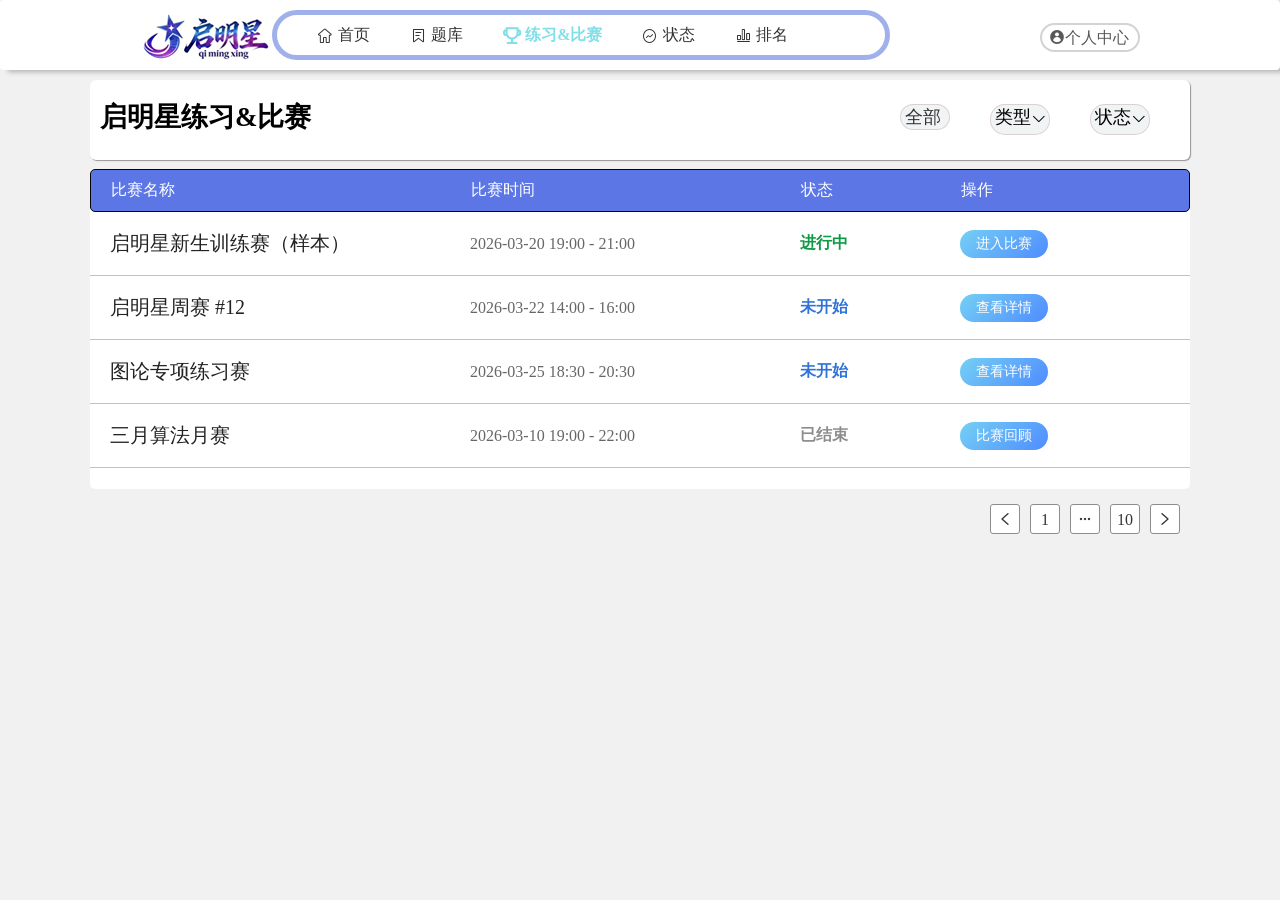
<file: contest.html>
<!DOCTYPE html>
<html lang="zh-CN">

<head>
    <meta charset="UTF-8">
    <meta name="viewport" content="width=device-width, initial-scale=1.0">
    <title>启明星oj</title>
    <link rel="icon" href="./images/启明星图标 (1).png" type="image/x-icon">
    <link rel="stylesheet" href="./iconfont/iconfont.css">
    <link rel="stylesheet" href="./css/base.css">
    <link rel="stylesheet" href="./css/comment.css">
    <link rel="stylesheet" href="./css/contest01.css">
</head>

<body>
    <div class="header">
        <div class="wrapperheader">
            <div class="logo"></div>
            <div class="content">
                <ul>
                    <li><a href="./index.html">
                            <span class="iconfont icon-home"></span>
                            <p>首页</p>
                        </a></li>
                    <li><a href="./question.html">
                            <span class="iconfont icon-file-common"></span>
                            <p>题库</p>
                        </a></li>
                    <li><a href="./contest.html" class="active">
                            <span class="iconfont icon-bisai"></span>
                            <p>练习&比赛</p>
                        </a></li>
                    <li><a href="./status.html">
                            <span class="iconfont icon-shuju"></span>
                            <p>状态</p>
                        </a></li>
                    <li><a href="./rank.html">
                            <span class="iconfont icon-chart-bar"></span>
                            <p>排名</p>
                        </a></li>
                </ul>
            </div>
            <div class="user">
                <div class="user-1">
                    <span class="iconfont icon-user-filling"></span>
                    <p>个人中心</p>
                </div>
                <div class="user-2">
                    <ul>
                        <li><a href="./home.html">我的主页</a></li>
                        <li><a href="./setting.html">我的设置</a></li>
                        <li><a href="#">退出</a></li>
                    </ul>
                </div>
            </div>
        </div>
    </div>

    <div class="banner">
        <div class="search">
            <h2>启明星练习&比赛</h2>
            <div class="right">
                <ul>
                    <li><a href="#" class="a">全部</a></li>
                    <li class="relact">
                        <div class="ab">
                            <p>类型</p>
                            <i class="iconfont icon-arrow-down"></i>
                        </div>
                        <div class="abc">
                            <ol>
                                <li><a href="#">全部</a></li>
                                <li><a href="#">训练赛</a></li>
                                <li><a href="#">周赛</a></li>
                                <li><a href="#">月赛</a></li>
                            </ol>
                        </div>
                    </li>
                    <li class="relact">
                        <div class="ab status-box">
                            <p>状态</p>
                            <i class="iconfont icon-arrow-down"></i>
                        </div>
                        <div class="abc status-list">
                            <ol>
                                <li><a href="#">全部</a></li>
                                <li><a href="#">进行中</a></li>
                                <li><a href="#">未开始</a></li>
                                <li><a href="#">已结束</a></li>
                            </ol>
                        </div>
                    </li>
                </ul>
            </div>
        </div>

        <div class="matter banner contest-matter">
            <div class="title">
                <ol>
                    <li>比赛名称</li>
                    <li>比赛时间</li>
                    <li>状态</li>
                    <li>操作</li>
                </ol>
            </div>

            <ul>
                <li>
                    <h2>启明星新生训练赛（样本）</h2>
                    <h4>2026-03-20 19:00 - 21:00</h4>
                    <h5 class="running">进行中</h5>
                    <a href="#">进入比赛</a>
                </li>
                <li>
                    <h2>启明星周赛 #12</h2>
                    <h4>2026-03-22 14:00 - 16:00</h4>
                    <h5 class="upcoming">未开始</h5>
                    <a href="#">查看详情</a>
                </li>
                <li>
                    <h2>图论专项练习赛</h2>
                    <h4>2026-03-25 18:30 - 20:30</h4>
                    <h5 class="upcoming">未开始</h5>
                    <a href="#">查看详情</a>
                </li>
                <li>
                    <h2>三月算法月赛</h2>
                    <h4>2026-03-10 19:00 - 22:00</h4>
                    <h5 class="finished">已结束</h5>
                    <a href="#">比赛回顾</a>
                </li>
            </ul>
        </div>
    </div>

    <div class="tail banner">
        <ul>
            <li><a href="#">
                    <span class="iconfont icon-arrow-left-bold"></span>
                </a></li>
            <li><a href="#">1</a></li>
            <li><a href="#">
                    <span class="iconfont icon-gengduo"></span>
                </a></li>
            <li><a href="#">10</a></li>
            <li><a href="#">
                    <span class="iconfont icon-arrow-right-bold"></span>
                </a></li>
        </ul>
    </div>
</body>

</html>
</file>
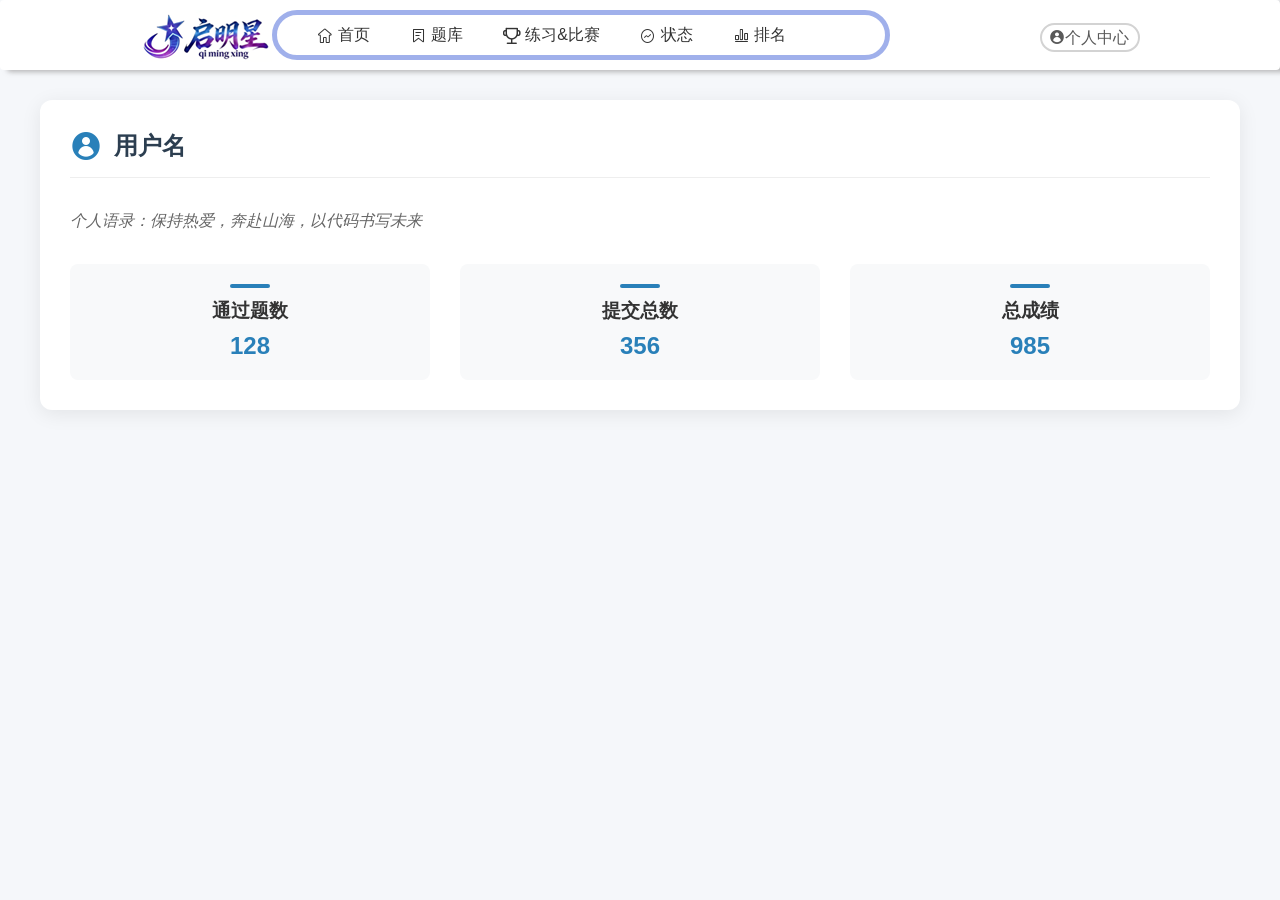
<file: home.html>
<!DOCTYPE html>
<html lang="en">

<head>
    <meta charset="UTF-8">
    <meta name="viewport" content="width=device-width, initial-scale=1.0">
    <title>启明星oj</title>
    <link rel="icon" href="./images/启明星图标 (1).png" type="image/x-icon">
    <link rel="stylesheet" href="./iconfont/iconfont.css">
    <link rel="stylesheet" href="./css/base.css">
    <link rel="stylesheet" href="./css/comment.css">
    <link rel="stylesheet" href="./css/home.css">
</head>

<body>
    <!-- 头部区域 -->
    <div class="header">
        <div class="wrapperheader">
            <!-- logo -->
            <div class="logo"></div>
            <!-- 内容标签 -->
            <div class="content">
                <ul>
                    <li><a href="./index.html">
                            <span class="iconfont icon-home"></span>
                            <p>首页</p>
                        </a></li>
                    <!-- 题库 question -->
                    <li><a href="./question.html">
                            <span class="iconfont icon-file-common"></span>
                            <p>题库</p>
                        </a></li>
                    <!-- 练习 contest -->
                    <li><a href="./contest.html">
                            <span class="iconfont icon-bisai"></span>
                            <p>练习&比赛</p>
                        </a></li>
                    <!-- 状态 status -->
                    <li><a href="./status.html">
                            <span class="iconfont icon-shuju"></span>
                            <p>状态</p>
                        </a></li>
                    <!-- 排名 rank -->
                    <li><a href="./rank.html">
                            <span class="iconfont icon-chart-bar"></span>
                            <p>排名</p>
                        </a></li>
                </ul>
            </div>
            <!-- 个人 -->
            <div class="user">
                <div class="user-1">
                    <span class="iconfont icon-user-filling"></span>
                    <p>个人中心</p>
                </div>
                <div class="user-2">
                    <ul>
                        <li><a href="./home.html">我的主页</a></li>
                        <li><a href="./setting.html">我的设置</a></li>
                        <li><a href="#">退出</a></li>
                    </ul>
                </div>

            </div>
        </div>
    </div>

    <!-- banner 区域 -->
    <div class="banner wrapper">
        <div class="title">
            <span class="iconfont icon-user-filling"></span>
            <p>用户名</p>
        </div>

        <div class="introduce">
            <p>个人语录：保持热爱，奔赴山海，以代码书写未来</p>
        </div>

        <div class="content">
            <ul>
                <li>
                    <h3>通过题数</h3>
                    <p style="font-size:24px; font-weight:600; color:#2980b9; margin-top:8px;">128</p>
                </li>
                <li>
                    <h3>提交总数</h3>
                    <p style="font-size:24px; font-weight:600; color:#2980b9; margin-top:8px;">356</p>
                </li>
                <li>
                    <h3>总成绩</h3>
                    <p style="font-size:24px; font-weight:600; color:#2980b9; margin-top:8px;">985</p>
                </li>
            </ul>
        </div>
    </div>
</body>

</html>
</file>
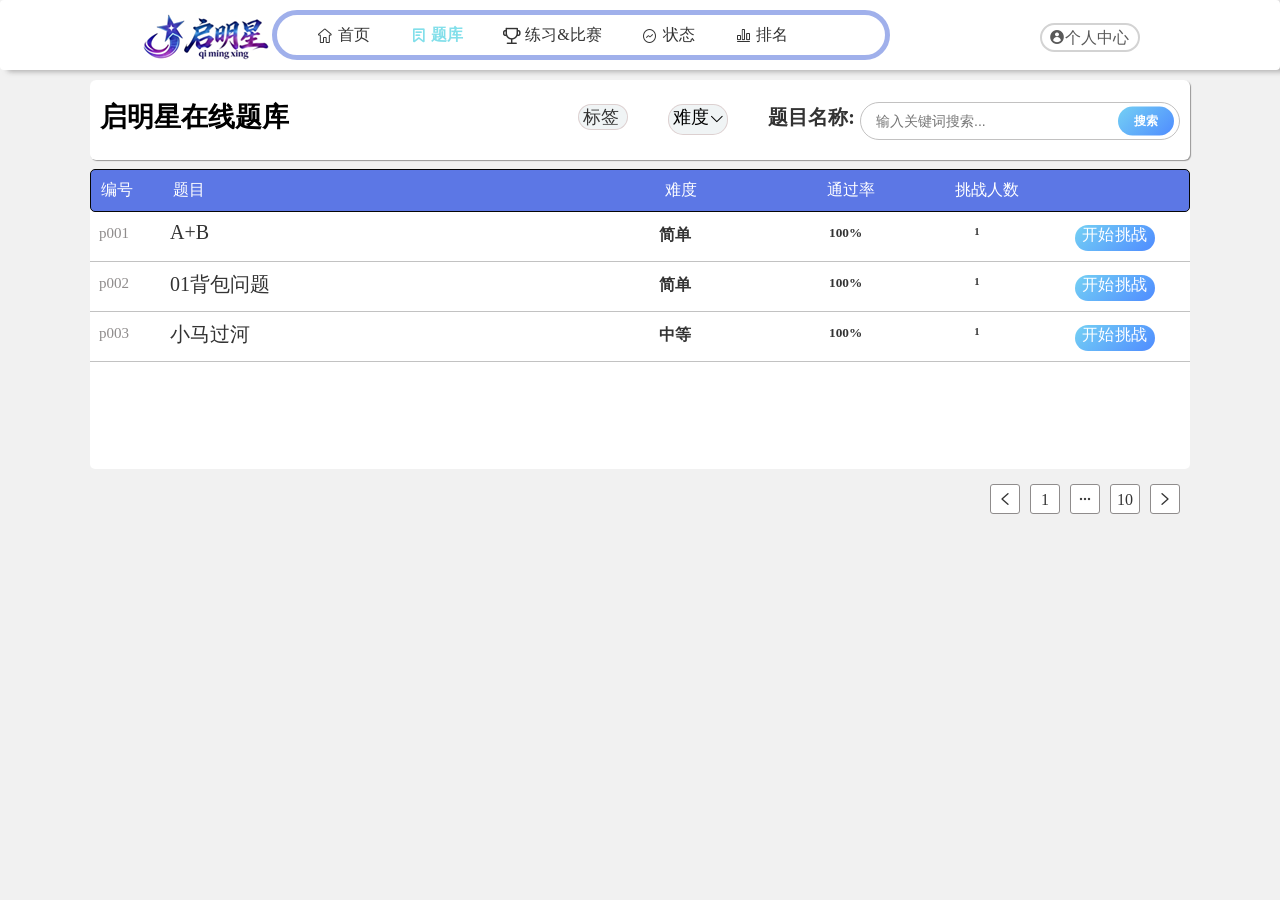
<file: question.html>
<!DOCTYPE html>
<html lang="en">

<head>
    <meta charset="UTF-8">
    <meta name="viewport" content="width=device-width, initial-scale=1.0">
    <title>启明星oj</title>
    <link rel="icon" href="./images/启明星图标 (1).png" type="image/x-icon">
    <link rel="stylesheet" href="./iconfont/iconfont.css">
    <link rel="stylesheet" href="./css/base.css">
    <link rel="stylesheet" href="./css/comment.css">
    <link rel="stylesheet" href="./css/question.css">
</head>

<body>
    <!-- 头部区域 -->
    <div class="header">
        <div class="wrapperheader">
            <!-- logo -->
            <div class="logo"></div>
            <!-- 内容标签 -->
            <div class="content">
                <ul>
                    <li><a href="./index.html">
                            <span class="iconfont icon-home"></span>
                            <p>首页</p>
                        </a></li>
                    <!-- 题库 question -->
                    <li><a href="./question.html" class="active">
                            <span class="iconfont icon-file-common"></span>
                            <p>题库</p>
                        </a></li>
                    <!-- 练习 contest -->
                    <li><a href="./contest.html">
                            <span class="iconfont icon-bisai"></span>
                            <p>练习&比赛</p>
                        </a></li>
                    <!-- 状态 status -->
                    <li><a href="./status.html">
                            <span class="iconfont icon-shuju"></span>
                            <p>状态</p>
                        </a></li>
                    <!-- 排名 rank -->
                    <li><a href="./rank.html">
                            <span class="iconfont icon-chart-bar"></span>
                            <p>排名</p>
                        </a></li>
                </ul>
            </div>
            <!-- 个人 -->
            <div class="user">
                <div class="user-1">
                    <span class="iconfont icon-user-filling"></span>
                    <p>个人中心</p>
                </div>
                <div class="user-2">
                    <ul>
                        <li><a href="./home.html">我的主页</a></li>
                        <li><a href="./setting.html">我的设置</a></li>
                        <li><a href="#">退出</a></li>
                    </ul>
                </div>

            </div>
        </div>
    </div>

    <!-- banner 区域 -->
    <div class="banner">
        <!-- search 搜索栏 -->
        <div class="search">
            <h2>启明星在线题库</h2>
            <div class="right">
                <ul>
                    <li><a href="#" class="a">标签</a></li>
                    <li class="relact">
                        <div class="ab">
                            <p>难度</p>
                            <i class="iconfont icon-arrow-down"></i>
                        </div>
                        <div class="abc">
                            <ol>
                                <li><a href="#">全部</a></li>
                                <li><a href="#">简单</a></li>
                                <li><a href="#">中等</a></li>
                                <li><a href="#">困难</a></li>
                            </ol>
                        </div>
                    </li>
                    <li>
                        <p>题目名称:</p>
                    </li>
                    <li>
                        <!-- <div class="right-2">
                            <i>请输入</i>
                            <span class="iconfont icon-search"></span>
                        </div> -->
                        <div class="search-box">
                            <input type="text" id="searchInput" placeholder="输入关键词搜索..." />
                            <button id="searchBtn">搜索</button>
                        </div>
                    </li>
                </ul>
            </div>
        </div>
        <!-- matter 题目区域 -->
        <div class="matter banner">
            <div class="title">
                <ol>
                    <li>编号</li>
                    <li>题目</li>
                    <li>难度</li>
                    <li>通过率</li>
                    <li>挑战人数</li>
                </ol>
            </div>

            <ul id="questionList">
                <li class="question-item">
                    <h3>p001</h3>
                    <h2>A+B</h2>
                    <h4>简单</h4>
                    <h5>100%</h5>
                    <h6>1</h6>
                    <a href="./question01.html">开始挑战</a>
                </li>
                <li class="question-item">
                    <h3>p002</h3>
                    <h2>01背包问题</h2>
                    <h4>简单</h4>
                    <h5>100%</h5>
                    <h6>1</h6>
                    <a href="#">开始挑战</a>
                </li>
                <li class="question-item">
                    <h3>p003</h3>
                    <h2>小马过河</h2>
                    <h4>中等</h4>
                    <h5>100%</h5>
                    <h6>1</h6>
                    <a href="#">开始挑战</a>
                </li>
            </ul>
        </div>
    </div>

    <!-- tail 区域 -->
    <div class="tail banner">
        <ul>
            <li><a href="#">
                    <span class="iconfont icon-arrow-left-bold"></span>
                </a></li>
            <li><a href="#">1</a></li>
            <li><a href="#">
                    <span class="iconfont icon-gengduo"></span>
                </a></li>
            <li><a href="#">10</a></li>
            <li><a href="#">
                    <span class="iconfont icon-arrow-right-bold"></span>
                </a></li>
        </ul>
    </div>

    <script>
        const Input = document.querySelector('#searchInput');
        // id 类型的用 querySelector  时要带上  #  来引用昂；
        const Btn = document.querySelector('#searchBtn');

        //const Input = document.getElementById('searchInput');
        // const Btn = document.getElementById('searchBtn');
        // getElementById  更适合  id  类型的引入  速度更快
        const questionItems = document.querySelectorAll('.question-item');

        function searchQuestions() {
            const keyword = Input.value.trim().toLowerCase();
            // .value 表示输入框Input中当前的值是多少；.trim() 表示去掉字符串前后多余的空格
            // .toLowerCase() 表示将输入都换成小写

            questionItems.forEach(item => {
                const idText = item.querySelector("h3").innerText.toLowerCase();
                const titleText = item.querySelector("h2").innerText.toLowerCase();
                const difficultyText = item.querySelector("h4").innerText.toLowerCase();

                if (
                    idText.includes(keyword) ||
                    titleText.includes(keyword) ||
                    difficultyText.includes(keyword)
                    // idText.includes(输入的东西) 表示idText中是否包含“输入的东西”
                ) {
                    item.style.display = "flex";
                } else {
                    item.style.display = "none";
                }
            });
        }

        Btn.addEventListener("click", searchQuestions);
        // addEventListener 表示添加事件监听器，绑定Btn按钮
        Input.addEventListener("input", searchQuestions);

        Input.addEventListener("keydown", function (e) {
            if (e.key === "Enter") {
                searchQuestions();
            }
        });
    </script>
</body>

</html>
</file>
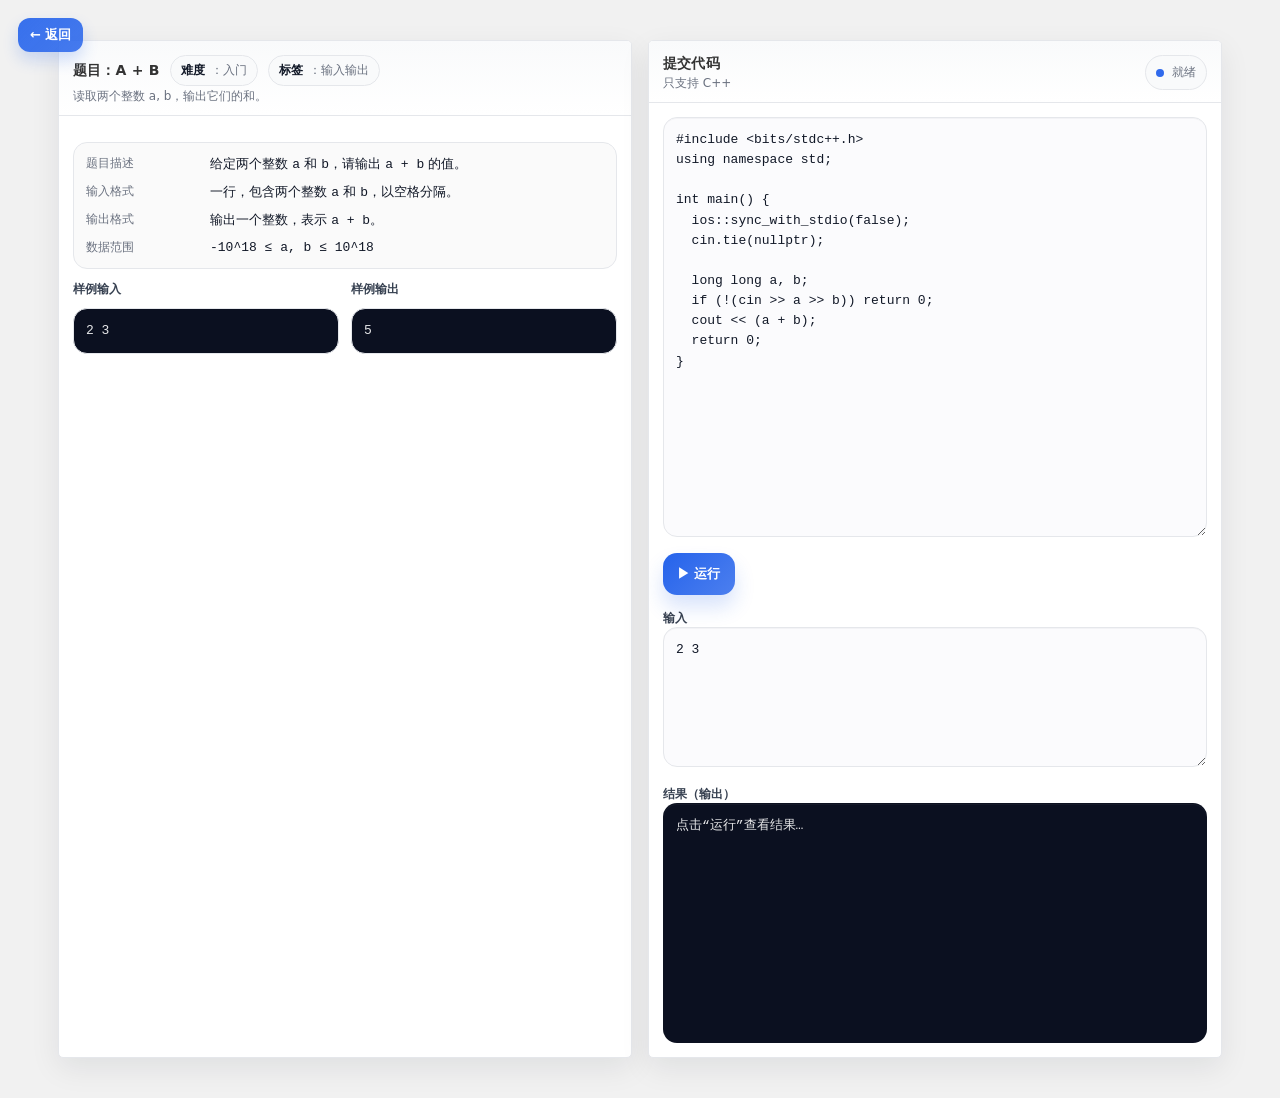
<file: question01.html>
<!doctype html>
<html lang="zh-CN">

<head>
  <meta charset="utf-8" />
  <meta name="viewport" content="width=device-width,initial-scale=1" />
  <title>启明星oj</title>
  <link rel="icon" href="./images/启明星图标 (1).png" type="image/x-icon">
  <link rel="stylesheet" href="./iconfont/iconfont.css">
  <link rel="stylesheet" href="./css/base.css">
  <style>
    :root {
      --bg: #f6f7fb;
      --card: #ffffff;
      --text: #111827;
      --muted: #6b7280;
      --border: #e5e7eb;
      --shadow: 0 10px 30px rgba(17, 24, 39, .08);
      --shadow2: 0 6px 16px rgba(17, 24, 39, .06);
      --accent: #2563eb;
      --accent2: #16a34a;
      --danger: #dc2626;
      --warn: #d97706;
      --mono: ui-monospace, SFMono-Regular, Menlo, Monaco, Consolas, "Liberation Mono", "Courier New", monospace;
      --sans: ui-sans-serif, system-ui, -apple-system, Segoe UI, Roboto, Helvetica, Arial, "Apple Color Emoji", "Segoe UI Emoji";
      --r: 16px;
    }

    body {
      margin: 0;
      font-family: var(--sans);
      /* color: var(--text); */
      /* background:
        radial-gradient(900px 600px at 12% 10%, rgba(37, 99, 235, .14), transparent 60%),
        radial-gradient(900px 650px at 85% 18%, rgba(22, 163, 74, .12), transparent 60%),
        var(--bg); */
      min-height: 100vh;
    }

    .wrap {
      max-width: 1200px;
      margin: 0 auto;
      padding: 26px 18px 40px;
    }

    /* Top */
    .topbar {
      display: flex;
      align-items: center;
      justify-content: space-between;
      gap: 14px;
      margin-bottom: 16px;
      flex-wrap: wrap;
    }

    .brand {
      display: flex;
      align-items: center;
      gap: 12px;
      min-width: 0;
    }

    .logo {
      width: 44px;
      height: 44px;
      /* border-radius: 14px; */
      background: linear-gradient(135deg, rgba(37, 99, 235, .95), rgba(22, 163, 74, .85));
      box-shadow: 0 14px 26px rgba(37, 99, 235, .18);
      position: relative;
      overflow: hidden;
    }

    .logo::after {
      content: "";
      position: absolute;
      inset: -40%;
      background: radial-gradient(circle at 20% 20%, rgba(255, 255, 255, .55), transparent 55%);
      transform: rotate(18deg);
    }

    .title {
      display: flex;
      flex-direction: column;
      gap: 2px;
      min-width: 0;
    }

    .title h1 {
      margin: 0;
      font-size: 18px;
      letter-spacing: .2px;
      white-space: nowrap;
      overflow: hidden;
      text-overflow: ellipsis;
    }

    .title p {
      margin: 0;
      font-size: 12px;
      color: var(--muted);
      white-space: nowrap;
      overflow: hidden;
      text-overflow: ellipsis;
    }

    .chip {
      display: inline-flex;
      align-items: center;
      gap: 8px;
      padding: 10px 12px;
      border: 1px solid var(--border);
      border-radius: 999px;
      background: rgba(255, 255, 255, .7);
      backdrop-filter: blur(10px);
      box-shadow: var(--shadow2);
      font-size: 13px;
      color: var(--muted);
      white-space: nowrap;
    }

    .dot {
      width: 10px;
      height: 10px;
      border-radius: 999px;
      background: rgba(22, 163, 74, .95);
      box-shadow: 0 0 0 6px rgba(22, 163, 74, .14);
    }

    /* Layout */
    .grid {
      display: grid;
      grid-template-columns: 1fr 1fr;
      gap: 16px;
      margin-top: 14px;
    }

    @media (max-width: 980px) {
      .grid {
        grid-template-columns: 1fr;
      }
    }

    .card {
      background: var(--card);
      border: 1px solid var(--border);
      border-radius: 5px;
      box-shadow: var(--shadow);
      overflow: hidden;
    }

    .cardHead {
      padding: 14px 14px 10px;
      border-bottom: 1px solid var(--border);
      background: linear-gradient(180deg, rgba(249, 250, 251, 1), rgba(255, 255, 255, 1));
      display: flex;
      align-items: flex-start;
      justify-content: space-between;
      gap: 12px;
      flex-wrap: wrap;
    }

    .cardHead h2 {
      margin: 0;
      font-size: 14px;
      letter-spacing: .2px;
    }

    .sub {
      margin: 2px 0 0;
      font-size: 12px;
      color: var(--muted);
    }

    .badge {
      display: inline-flex;
      align-items: center;
      gap: 8px;
      padding: 7px 10px;
      border-radius: 999px;
      border: 1px solid rgba(37, 99, 235, .22);
      background: rgba(37, 99, 235, .08);
      color: rgba(37, 99, 235, .92);
      font-size: 12px;
      font-family: var(--mono);
      white-space: nowrap;
    }

    .cardBody {
      padding: 14px;
    }

    /* Problem content */
    .problemTitle {
      display: flex;
      align-items: center;
      gap: 10px;
      flex-wrap: wrap;
    }

    .pill {
      display: inline-flex;
      align-items: center;
      gap: 6px;
      padding: 6px 10px;
      border-radius: 999px;
      border: 1px solid var(--border);
      background: #f9fafb;
      color: var(--muted);
      font-size: 12px;
      white-space: nowrap;
    }

    .pill strong {
      color: var(--text);
      font-weight: 700;
    }

    .kv {
      display: grid;
      grid-template-columns: 110px 1fr;
      gap: 10px 14px;
      margin-top: 12px;
      padding: 12px;
      border: 1px solid var(--border);
      border-radius: 14px;
      background: #fafafa;
    }

    @media (max-width: 520px) {
      .kv {
        grid-template-columns: 1fr;
      }
    }

    .k {
      color: var(--muted);
      font-size: 12px;
    }

    .v {
      color: var(--text);
      font-size: 13px;
    }

    .monoBox {
      margin-top: 10px;
      border: 1px solid var(--border);
      border-radius: 14px;
      background: #0b1020;
      color: rgba(255, 255, 255, .9);
      padding: 12px;
      font-family: var(--mono);
      font-size: 13px;
      white-space: pre-wrap;
      line-height: 1.55;
    }

    /* Editor */
    textarea {
      width: 100%;
      border-radius: 14px;
      border: 1px solid var(--border);
      background: #fbfbfd;
      color: var(--text);
      font-family: var(--mono);
      font-size: 13px;
      line-height: 1.55;
      padding: 12px 12px;
      outline: none;
      box-shadow: inset 0 1px 0 rgba(17, 24, 39, .03);
    }

    textarea:focus {
      border-color: rgba(37, 99, 235, .55);
      box-shadow: 0 0 0 4px rgba(37, 99, 235, .14);
      background: #ffffff;
    }

    #code {
      min-height: 420px;
    }

    #stdin {
      min-height: 140px;
    }

    .actions {
      display: flex;
      align-items: center;
      justify-content: space-between;
      gap: 10px;
      margin-top: 12px;
      flex-wrap: wrap;
    }

    .btn {
      appearance: none;
      border: none;
      cursor: pointer;
      border-radius: 14px;
      padding: 12px 14px;
      font-weight: 700;
      letter-spacing: .2px;
      transition: transform .08s ease, filter .12s ease, opacity .12s ease;
      display: inline-flex;
      align-items: center;
      gap: 10px;
      user-select: none;
    }

    .btn:active {
      transform: translateY(1px) scale(.99);
    }

    .btnPrimary {
      background: linear-gradient(135deg, rgba(37, 99, 235, 1), rgba(37, 99, 235, .82));
      color: #fff;
      box-shadow: 0 12px 20px rgba(37, 99, 235, .18);
    }

    .btnGhost {
      background: #fff;
      border: 1px solid var(--border);
      color: rgba(17, 24, 39, .85);
    }

    .btn:hover {
      filter: brightness(1.03);
    }

    .hint {
      color: var(--muted);
      font-size: 12px;
    }

    .kbd {
      font-family: var(--mono);
      font-size: 11px;
      color: rgba(17, 24, 39, .72);
      border: 1px solid rgba(17, 24, 39, .12);
      background: rgba(17, 24, 39, .04);
      padding: 4px 8px;
      border-radius: 10px;
    }

    /* Output */
    #out {
      white-space: pre-wrap;
      background: #0b1020;
      color: rgba(255, 255, 255, .9);
      border: 1px solid rgba(17, 24, 39, .12);
      border-radius: 14px;
      padding: 12px 12px;
      min-height: 240px;
      font-family: var(--mono);
      font-size: 13px;
      line-height: 1.55;
      box-shadow: inset 0 1px 0 rgba(255, 255, 255, .04);
    }

    .status {
      display: inline-flex;
      align-items: center;
      gap: 8px;
      padding: 8px 10px;
      border-radius: 999px;
      border: 1px solid var(--border);
      background: #f9fafb;
      font-size: 12px;
      color: var(--muted);
      max-width: 100%;
      overflow: hidden;
      text-overflow: ellipsis;
      white-space: nowrap;
    }

    .status .dot {
      width: 8px;
      height: 8px;
      box-shadow: none;
      background: rgba(37, 99, 235, .95);
    }

    footer {
      margin-top: 14px;
      color: rgba(17, 24, 39, .5);
      font-size: 12px;
      display: flex;
      justify-content: space-between;
      gap: 10px;
      flex-wrap: wrap;
    }

    .backBtn {
      position: fixed;
      top: 18px;
      left: 18px;
      display: inline-flex;
      align-items: center;
      gap: 6px;
      padding: 8px 12px;
      border-radius: 12px;
      text-decoration: none;
      font-size: 13px;
      font-weight: 600;

      color: #fff;
      background: linear-gradient(135deg, rgb(55, 112, 236), rgba(37, 99, 235, .85));
      box-shadow: 0 8px 16px rgba(37, 99, 235, .2);

      transition: transform .08s ease, filter .12s ease;
    }


    .backBtn:hover {
      transform: translateY(-1px);
      filter: brightness(1.05);
    }

    .backBtn:active {
      transform: scale(.96);
    }
  </style>
</head>

<body>
  <div class="wrap">
    <a href="./question.html" class="backBtn">← 返回</a>

    <div class="grid">
      <!-- Problem -->
      <section class="card">
        <div class="cardHead">
          <div>
            <div class="problemTitle">
              <h2 style="margin:0;">题目：A + B</h2>
              <span class="pill"><strong>难度</strong>：入门</span>
              <span class="pill"><strong>标签</strong>：输入输出</span>
            </div>
            <p class="sub">读取两个整数 a, b，输出它们的和。</p>
          </div>

        </div>

        <div class="cardBody">
          <div class="kv">
            <div class="k">题目描述</div>
            <div class="v">
              给定两个整数 <code>a</code> 和 <code>b</code>，请输出 <code>a + b</code> 的值。
            </div>

            <div class="k">输入格式</div>
            <div class="v">
              一行，包含两个整数 <code>a</code> 和 <code>b</code>，以空格分隔。
            </div>

            <div class="k">输出格式</div>
            <div class="v">
              输出一个整数，表示 <code>a + b</code>。
            </div>

            <div class="k">数据范围</div>
            <div class="v">
              <code>-10^18 ≤ a, b ≤ 10^18</code>
            </div>
          </div>

          <div style="display:grid;grid-template-columns:1fr 1fr;gap:12px;margin-top:12px;">
            <div>
              <div class="hint" style="font-weight:700;color:#374151;">样例输入</div>
              <div class="monoBox">2 3</div>
            </div>
            <div>
              <div class="hint" style="font-weight:700;color:#374151;">样例输出</div>
              <div class="monoBox">5</div>
            </div>
          </div>


        </div>
      </section>

      <!-- Code & IO -->
      <section class="card">
        <div class="cardHead">
          <div>
            <h2 style="margin:0;">提交代码</h2>
            <p class="sub">只支持 C++</p>
          </div>
          <div class="status" id="status">
            <span class="dot" aria-hidden="true"></span>
            <span>就绪</span>
          </div>
        </div>

        <div class="cardBody">
          <textarea id="code">#include &lt;bits/stdc++.h&gt;
using namespace std;

int main() {
  ios::sync_with_stdio(false);
  cin.tie(nullptr);

  long long a, b;
  if (!(cin &gt;&gt; a &gt;&gt; b)) return 0;
  cout &lt;&lt; (a + b);
  return 0;
}</textarea>

          <div class="actions">
            <button id="run" class="btn btnPrimary" type="button" title="运行 (Ctrl+Enter)">
              ▶ 运行
            </button>
          </div>

          <div style="height:12px"></div>

          <label class="hint" for="stdin" style="font-weight:700;color:#374151;">输入</label>
          <textarea id="stdin" spellcheck="false">2 3</textarea>

          <div style="height:12px"></div>

          <label class="hint" for="out" style="font-weight:700;color:#374151;">结果（输出）</label>
          <div id="out">点击“运行”查看结果…</div>
        </div>
      </section>
    </div>

  </div>

  <script src="./app.js"></script>
</body>

</html>
</file>
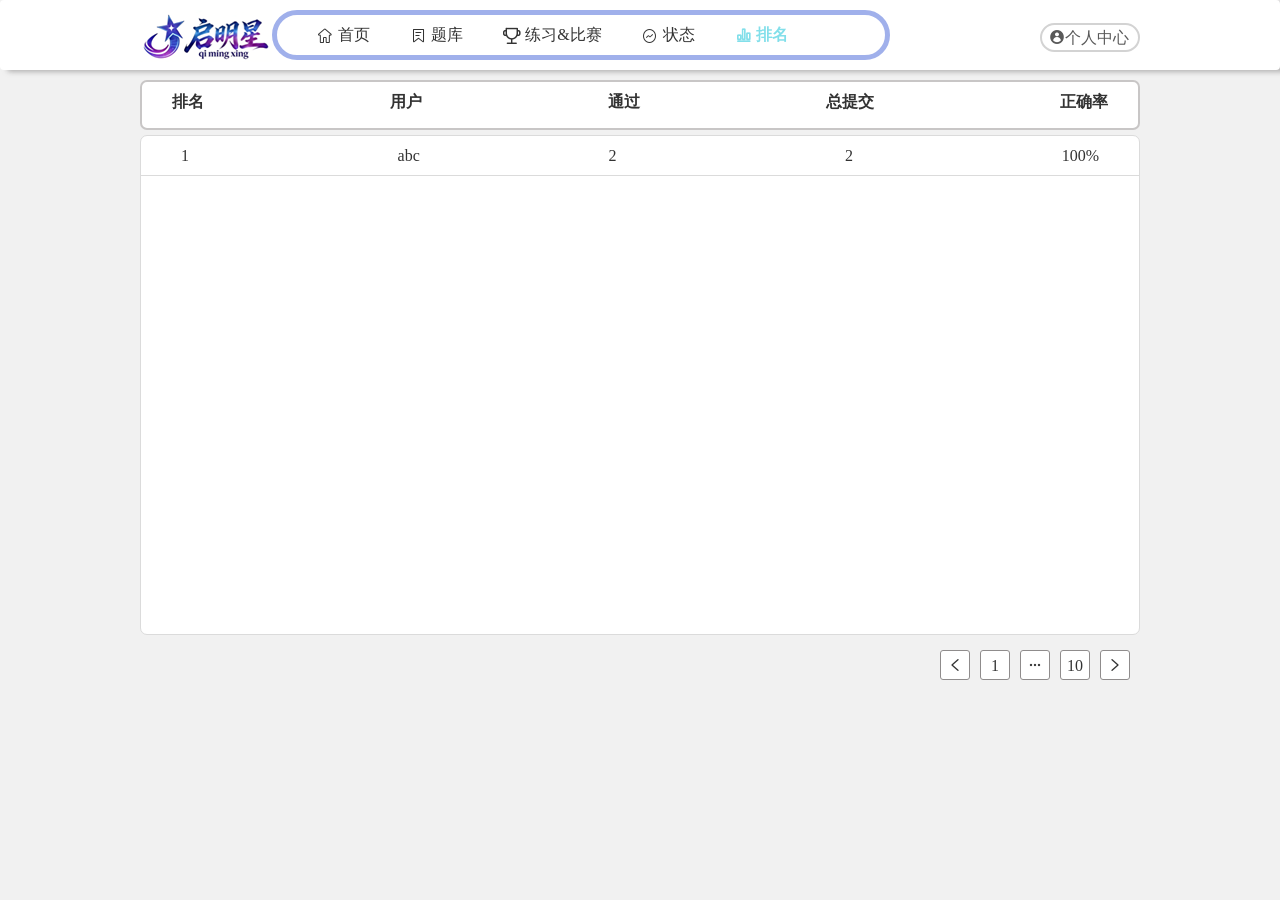
<file: rank.html>
<!DOCTYPE html>
<html lang="en">

<head>
    <meta charset="UTF-8">
    <meta name="viewport" content="width=device-width, initial-scale=1.0">
    <title>启明星oj</title>
    <link rel="icon" href="./images/启明星图标 (1).png" type="image/x-icon">
    <link rel="stylesheet" href="./iconfont/iconfont.css">
    <link rel="stylesheet" href="./css/base.css">
    <link rel="stylesheet" href="./css/comment.css">
    <link rel="stylesheet" href="./css/rank.css">
</head>

<body>
    <!-- 头部区域 -->
    <div class="header">
        <div class="wrapperheader">
            <!-- logo -->
            <div class="logo"></div>
            <!-- 内容标签 -->
            <div class="content">
                <ul>
                    <li><a href="./index.html">
                            <span class="iconfont icon-home"></span>
                            <p>首页</p>
                        </a></li>
                    <!-- 题库 question -->
                    <li><a href="./question.html">
                            <span class="iconfont icon-file-common"></span>
                            <p>题库</p>
                        </a></li>
                    <!-- 练习 contest -->
                    <li><a href="./contest.html">
                            <span class="iconfont icon-bisai"></span>
                            <p>练习&比赛</p>
                        </a></li>
                    <!-- 状态 status -->
                    <li><a href="./status.html">
                            <span class="iconfont icon-shuju"></span>
                            <p>状态</p>
                        </a></li>
                    <!-- 排名 rank -->
                    <li><a href="./rank.html" class="active">
                            <span class="iconfont icon-chart-bar"></span>
                            <p>排名</p>
                        </a></li>
                </ul>
            </div>
            <!-- 个人 -->
            <div class="user">
                <div class="user-1">
                    <span class="iconfont icon-user-filling"></span>
                    <p>个人中心</p>
                </div>
                <div class="user-2">
                    <ul>
                        <li><a href="./home.html">我的主页</a></li>
                        <li><a href="./setting.html">我的设置</a></li>
                        <li><a href="#">退出</a></li>
                    </ul>
                </div>

            </div>
        </div>
    </div>

    <!-- banner 区域 -->
    <div class="banner">
        <div class="title">
            <ul>
                <li>排名</li>
                <li>用户</li>
                <li>通过</li>
                <li>总提交</li>
                <li>正确率</li>
            </ul>
        </div>

        <!-- content区域 -->
        <div class="content">
            <dl>
                <dd>
                    <ul>
                        <li>1</li>
                        <li>abc</li>
                        <li>2</li>
                        <li>2</li>
                        <li>100%</li>
                    </ul>
                </dd>
            </dl>
        </div>

        <!-- tail 区域 -->
        <div class="tail banner">
            <ul>
                <li><a href="#">
                        <span class="iconfont icon-arrow-left-bold"></span>
                    </a></li>
                <li><a href="#">1</a></li>
                <li><a href="#">
                        <span class="iconfont icon-gengduo"></span>
                    </a></li>
                <li><a href="#">10</a></li>
                <li><a href="#">
                        <span class="iconfont icon-arrow-right-bold"></span>
                    </a></li>
            </ul>
        </div>
    </div>


</body>

</html>
</file>
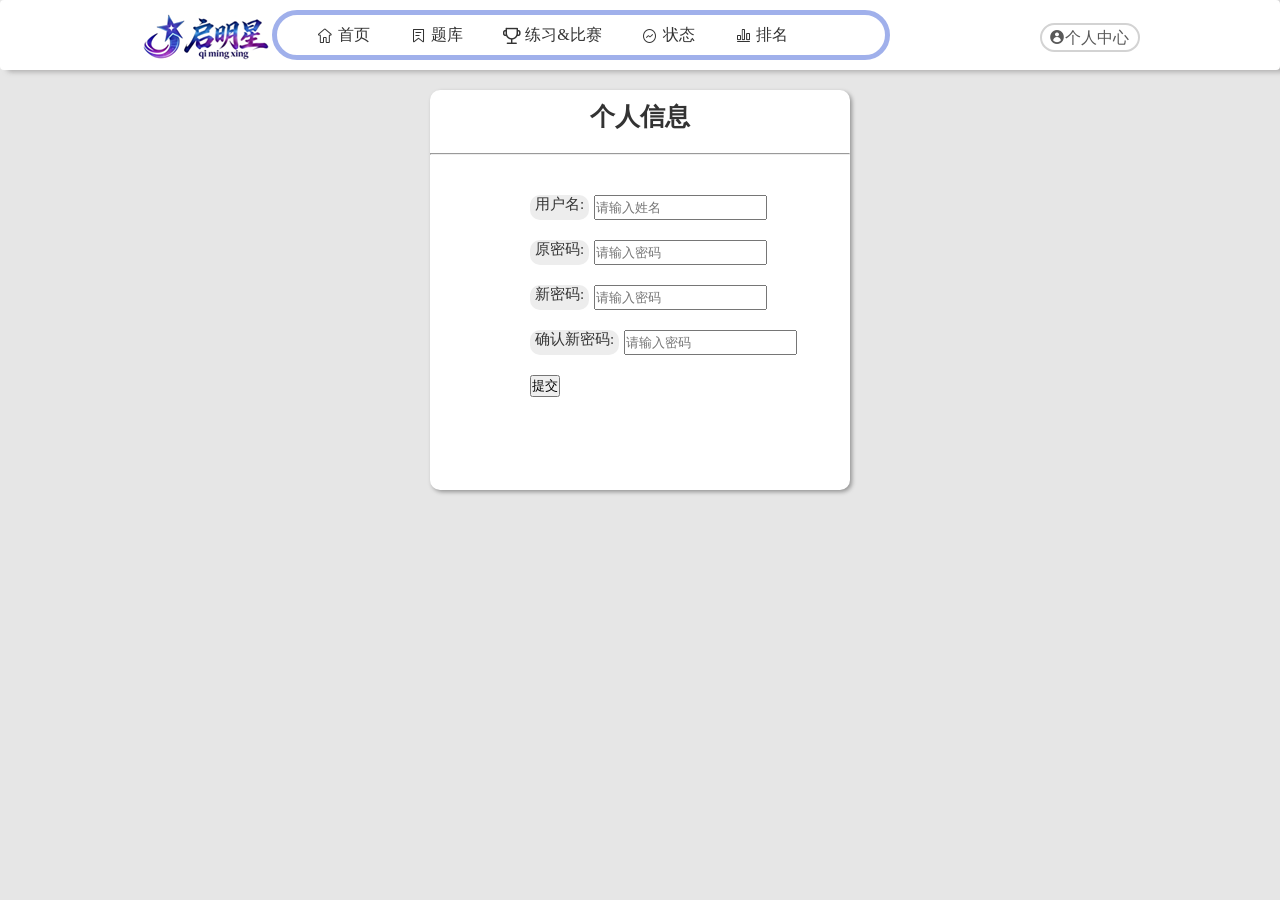
<file: setting.html>
<!DOCTYPE html>
<html lang="en">
<head>
    <meta charset="UTF-8">
    <meta name="viewport" content="width=device-width, initial-scale=1.0">
    <title>启明星oj</title>
    <link rel="icon" href="./images/启明星图标 (1).png" type="image/x-icon">
    <link rel="stylesheet" href="./iconfont/iconfont.css">
    <link rel="stylesheet" href="./css/base.css">
    <link rel="stylesheet" href="./css/comment.css">
    <link rel="stylesheet" href="./css/setting.css">
</head>
<body>
    <!-- 头部区域 -->
    <div class="header">
        <div class="wrapperheader">
            <!-- logo -->
            <div class="logo"></div>
            <!-- 内容标签 -->
            <div class="content">
                <ul>
                    <li><a href="./index.html">
                        <span class="iconfont icon-home"></span>
                        <p>首页</p>
                    </a></li>
                    <!-- 题库 question -->
                    <li><a href="./question.html">
                        <span class="iconfont icon-file-common"></span>
                        <p>题库</p>
                    </a></li>
                    <!-- 练习 contest -->
                    <li><a href="./contest.html">
                        <span class="iconfont icon-bisai"></span>
                        <p>练习&比赛</p>
                    </a></li>
                    <!-- 状态 status -->
                    <li><a href="./status.html">
                        <span class="iconfont icon-shuju"></span>
                        <p>状态</p>
                    </a></li>
                    <!-- 排名 rank -->
                    <li><a href="./rank.html">
                        <span class="iconfont icon-chart-bar"></span>
                        <p>排名</p>
                    </a></li>
                </ul>
            </div>
            <!-- 个人 -->
            <div class="user">
                <div class="user-1">
                    <span class="iconfont icon-user-filling"></span>
                    <p>个人中心</p>
                </div>
                <div class="user-2">
                    <ul>
                        <li><a href="./home.html">我的主页</a></li>
                        <li><a href="./setting.html">我的设置</a></li>
                        <li><a href="#">退出</a></li>
                    </ul>                   
                </div>
                
            </div>
        </div>
    </div>

    <!-- banner 区域 -->
    <div class="banner">
        <h1>个人信息</h1><hr>
        <div class="content">
            <ul>
                <form action="">
                    <li>
                        <p>用户名:</p>
                        <input type="text" placeholder="请输入姓名">
                    </li>
                    <li><p>原密码:</p>
                        <input type="password" placeholder="请输入密码"></li>
                    <li><p>新密码:</p><input type="password" placeholder="请输入密码"></li>
                    <li><p>确认新密码:</p><input type="password" placeholder="请输入密码"></li>
                    <li><button>提交</button></li>
                </form>
            </ul>
        </div>
    </div>
</body>
</html>
</file>
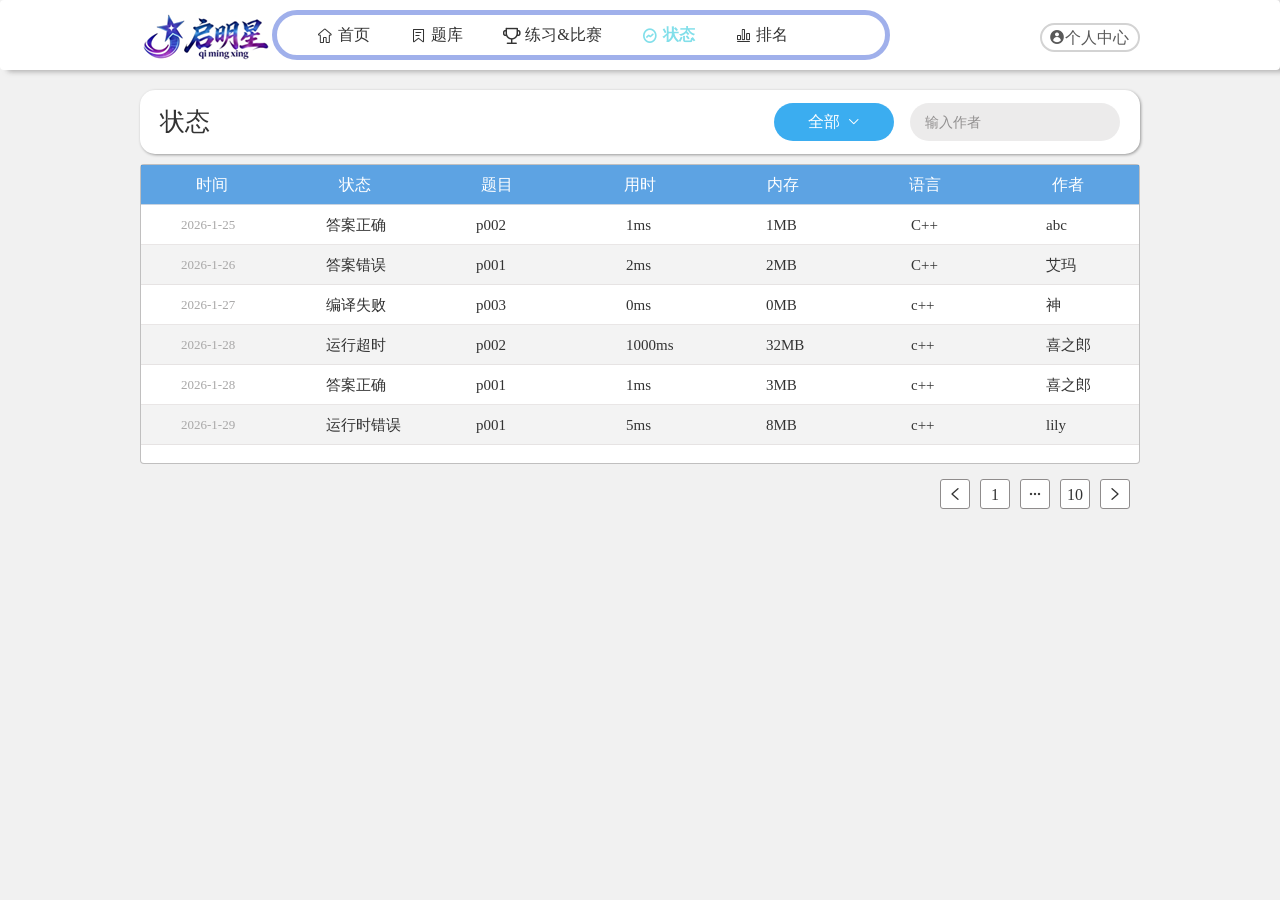
<file: status.html>
<!DOCTYPE html>
<html lang="en">

<head>
    <meta charset="UTF-8">
    <meta name="viewport" content="width=device-width, initial-scale=1.0">
    <title>启明星oj</title>
    <link rel="icon" href="./images/启明星图标 (1).png" type="image/x-icon">
    <link rel="stylesheet" href="./iconfont/iconfont.css">
    <link rel="stylesheet" href="./css/base.css">
    <link rel="stylesheet" href="./css/comment.css">
    <link rel="stylesheet" href="./css/status.css">
</head>

<body>
    <!-- 头部区域 -->
    <div class="header">
        <div class="wrapperheader">
            <!-- logo -->
            <div class="logo"></div>
            <!-- 内容标签 -->
            <div class="content">
                <ul>
                    <li><a href="./index.html">
                            <span class="iconfont icon-home"></span>
                            <p>首页</p>
                        </a></li>
                    <li><a href="./question.html">
                            <span class="iconfont icon-file-common"></span>
                            <p>题库</p>
                        </a></li>
                    <li><a href="./contest.html">
                            <span class="iconfont icon-bisai"></span>
                            <p>练习&比赛</p>
                        </a></li>
                    <li><a href="./status.html" class="active">
                            <span class="iconfont icon-shuju"></span>
                            <p>状态</p>
                        </a></li>
                    <li><a href="./rank.html">
                            <span class="iconfont icon-chart-bar"></span>
                            <p>排名</p>
                        </a></li>
                </ul>
            </div>
            <!-- 个人 -->
            <div class="user">
                <div class="user-1">
                    <span class="iconfont icon-user-filling"></span>
                    <p>个人中心</p>
                </div>
                <div class="user-2">
                    <ul>
                        <li><a href="./home.html">我的主页</a></li>
                        <li><a href="./setting.html">我的设置</a></li>
                        <li><a href="#">退出</a></li>
                    </ul>
                </div>

            </div>
        </div>
    </div>

    <div class="banner">
        <div class="title">
            <ul>
                <li>
                    <h1>状态</h1>
                </li>
                <li class="status-select">
                    <div class="one">
                        <p id="currentStatus">全部</p>
                        <span class="iconfont icon-arrow-down-bold"></span>
                    </div>
                    <div class="tiwe">
                        <dl>
                            <dd><button type="button" class="status-filter active" data-status="全部">全部</button></dd>
                            <dd><button type="button" class="status-filter" data-status="答案正确">答案正确</button></dd>
                            <dd><button type="button" class="status-filter" data-status="答案错误">答案错误</button></dd>
                            <dd><button type="button" class="status-filter" data-status="编译失败">编译失败</button></dd>
                            <dd><button type="button" class="status-filter" data-status="运行超时">运行超时</button></dd>
                            <dd><button type="button" class="status-filter" data-status="运行时错误">运行时错误</button></dd>
                        </dl>
                    </div>
                </li>
                <li>
                    <input type="text" class="author-input" placeholder="输入作者">
                </li>
            </ul>
        </div>

        <div class="content">
            <dl>
                <dd>
                    <ul>
                        <li>时间</li>
                        <li>状态</li>
                        <li>题目</li>
                        <li>用时</li>
                        <li>内存</li>
                        <li>语言</li>
                        <li>作者</li>
                    </ul>
                </dd>
                <dd class="result-row">
                    <ol>
                        <li>2026-1-25</li>
                        <li class="statu">答案正确</li>
                        <li>p002</li>
                        <li>1ms</li>
                        <li>1MB</li>
                        <li>C++</li>
                        <li class="users">abc</li>
                    </ol>
                </dd>
                <dd class="result-row">
                    <ol>
                        <li>2026-1-26</li>
                        <li class="statu">答案错误</li>
                        <li>p001</li>
                        <li>2ms</li>
                        <li>2MB</li>
                        <li>C++</li>
                        <li class="users">艾玛</li>
                    </ol>
                </dd>
                <dd class="result-row">
                    <ol>
                        <li>2026-1-27</li>
                        <li class="statu">编译失败</li>
                        <li>p003</li>
                        <li>0ms</li>
                        <li>0MB</li>
                        <li>c++</li>
                        <li class="users">神</li>
                    </ol>
                </dd>
                <dd class="result-row">
                    <ol>
                        <li>2026-1-28</li>
                        <li class="statu">运行超时</li>
                        <li>p002</li>
                        <li>1000ms</li>
                        <li>32MB</li>
                        <li>c++</li>
                        <li class="users">喜之郎</li>
                    </ol>
                </dd>
                <dd class="result-row">
                    <ol>
                        <li>2026-1-28</li>
                        <li class="statu">答案正确</li>
                        <li>p001</li>
                        <li>1ms</li>
                        <li>3MB</li>
                        <li>c++</li>
                        <li class="users">喜之郎</li>
                    </ol>
                </dd>
                <dd class="result-row">
                    <ol>
                        <li>2026-1-29</li>
                        <li class="statu">运行时错误</li>
                        <li>p001</li>
                        <li>5ms</li>
                        <li>8MB</li>
                        <li>c++</li>
                        <li class="users">lily</li>
                    </ol>
                </dd>
            </dl>
        </div>

        <div class="tail banner">
            <ul>
                <li><a href="#">
                        <span class="iconfont icon-arrow-left-bold"></span>
                    </a></li>
                <li><a href="#">1</a></li>
                <li><a href="#">
                        <span class="iconfont icon-gengduo"></span>
                    </a></li>
                <li><a href="#">10</a></li>
                <li><a href="#">
                        <span class="iconfont icon-arrow-right-bold"></span>
                    </a></li>
            </ul>
        </div>
    </div>

    <script>
        const input = document.querySelector('.author-input');
        const rows = document.querySelectorAll('.result-row');
        const statusButtons = document.querySelectorAll('.status-filter');
        const currentStatus = document.getElementById('currentStatus');

        let selectedStatus = '全部';

        function searchStatus() {
            const keyword = input.value.trim().toLowerCase();

            rows.forEach(row => {
                const authorText = row.querySelector('.users').innerText.toLowerCase();
                const statusText = row.querySelector('.statu').innerText.toLowerCase();

                const matchAuthor = authorText.includes(keyword);
                const matchStatus = selectedStatus === '全部' || statusText === selectedStatus.toLowerCase();

                row.style.display = matchAuthor && matchStatus ? 'block' : 'none';
            });
        }

        input.addEventListener('input', searchStatus);
        input.addEventListener('keydown', function (e) {
            if (e.key === 'Enter') {
                searchStatus();
            }
        });

        statusButtons.forEach(button => {
            button.addEventListener('click', function () {
                selectedStatus = this.dataset.status;
                currentStatus.innerText = selectedStatus;

                statusButtons.forEach(item => item.classList.remove('active'));
                this.classList.add('active');

                searchStatus();
            });
        });
    </script>
</body>

</html>
</file>
<file: iconfont/iconfont.css>
@font-face {
  font-family: "iconfont"; /* Project id 5116650 */
  src: url('iconfont.woff2?t=1769346921892') format('woff2'),
       url('iconfont.woff?t=1769346921892') format('woff'),
       url('iconfont.ttf?t=1769346921892') format('truetype');
}

.iconfont {
  font-family: "iconfont" !important;
  font-size: 16px;
  font-style: normal;
  -webkit-font-smoothing: antialiased;
  -moz-osx-font-smoothing: grayscale;
}

.icon-search:before {
  content: "\e67e";
}

.icon-arrow-left-bold:before {
  content: "\e685";
}

.icon-arrow-up-bold:before {
  content: "\e686";
}

.icon-arrow-down-bold:before {
  content: "\e687";
}

.icon-arrow-right-bold:before {
  content: "\e688";
}

.icon-arrow-down-filling:before {
  content: "\e689";
}

.icon-guanbi:before {
  content: "\e620";
}

.icon-bianji:before {
  content: "\e622";
}

.icon-gengduo:before {
  content: "\e61e";
}

.icon-fanhui:before {
  content: "\e61f";
}

.icon-jinru:before {
  content: "\e621";
}

.icon-bisai:before {
  content: "\e60f";
}

.icon-shuju:before {
  content: "\e8b9";
}

.icon-arrow-down:before {
  content: "\e665";
}

.icon-chart-bar:before {
  content: "\e667";
}

.icon-file-common:before {
  content: "\e670";
}

.icon-home:before {
  content: "\e674";
}

.icon-setting:before {
  content: "\e67d";
}

.icon-user-filling:before {
  content: "\e68b";
}
</file>
<file: css/base.css>
/* 清除默认样式+设置通用样式 */
* {
    margin: 0;
    padding: 0;
    box-sizing: border-box;
}

li {
    list-style: none;
}

body {
    color: #333;
    background-color: rgba(233, 233, 233, 0.6);
}

a {
    color: #333;
    text-decoration: none;
}
</file>
<file: css/comment.css>
/* 版心 */
.wrapperheader {
    margin: 0 auto;
    width: 1000px;
    /* background-color: #c06e6e; */
}

/* body {
    background-color: #f3f5f7;
} */
/* 头部区域 */
.header {
    height: 70px;
    background-color: #ffffff;
    border-radius: 4px;

    box-shadow: 7px 2px 5px 0 rgba(130, 129, 129, 0.551);
}

.header .wrapperheader {
    padding-top: 10px;
    display: flex;
}

.logo {
    width: 150px;
    height: 60px;
    /* background-color: #547cec; */
    background-image: url(../images/logo.png);
    background-repeat: no-repeat;
    /* background: pink url(../images/头部标签.png) no-repeat right 10%; */
}

.header .content {

    display: flex;
    height: 50px;
    width: 700px;
    border: 5px solid rgba(66, 98, 215, 0.5);
    border-radius: 30px;
    /* background-color: #b26363; */
}

.header .content ul {
    display: flex;
}

.header .content li {
    /* display: block; */
    margin-left: 40px;
}

.header .content li a {
    /* display: block; */
    display: flex;

    line-height: 40px;
    font-weight: 500;

    /* cursor: pointer; */
}

.header .content li a span {
    margin-right: 5px;
    padding-top: 1px;
}

/* active 类选择器，表示默认选中的a  */
.header .content li .active,
.header .content li a:hover {
    color: #82dfea;
    font-weight: 700;
}

.header .user {
    position: relative;
    width: 100px;
    height: 60px;
    margin-left: 150px;
    margin-top: 5px;
}

.header .user-1 {
    /* display: block; */
    display: flex;

    line-height: 25px;
    padding-left: 7px;
    margin-top: 8px;
    /* margin-left: 5px; */
    border: 2px solid #d3d3d3;
    border-radius: 30px;
    width: 100px;

    font-weight: 500;
    color: #595959;
}

.header .user-2 {
    /* 隐藏 */
    display: none;

    position: absolute;
    margin-left: 5px;
    width: 90px;
    height: 100px;
    background-color: #fff;
    border-radius: 5px;

    box-shadow: 2px 2px 4px 0px #0000005a;
    z-index: 999;
    transition: all 1s;
}

.header .user-2 li {
    margin-top: 10px;
    margin-left: 6px;
}

.header .user-2 li a:hover {
    color: #0975f0;
    /* background-color: #6ed6eb; */
}

/* 鼠标悬停时显示 */
.header .user:hover .user-2,
.header .user .user-2:hover {
    display: block;
}

.header .user:hover .user-1 {
    border: 2px solid #547cec;

    font-weight: 600;
    color: #547cec;
}
</file>
<file: css/contest01.css>
.banner {
    margin: 0 auto;
    width: 1100px;
}

.search {
    display: flex;
    justify-content: space-between;
    padding-top: 24px;
    margin-top: 10px;
    height: 80px;
    background-color: #fff;
    border-radius: 6px;
    font-size: 18px;
    box-shadow: 1px 1px 1px 0 rgba(79, 78, 78, 0.551);
}

.search h2 {
    margin-top: -5px;
    margin-left: 10px;
    color: black;
}

.search .right ul {
    display: flex;
    height: 30px;
}

.search .right .a,
.search .right .ab {
    display: block;
    padding-left: 4px;
    margin-right: 40px;
    width: 50px;
    border: 1px solid rgba(210, 189, 189, 0.642);
    background-color: #96afb924;
    border-radius: 15px;
}

.search .right .ab {
    display: flex;
    width: 60px;
    color: black;
}

.search .right .ab i {
    line-height: 29px;
}

.search .right ul .relact {
    position: relative;
}

.search .right .abc {
    display: none;
    z-index: 900;
    position: absolute;
    width: 60px;
    margin-left: 3px;
    padding-left: 6px;
    background-color: #fff;
    border-radius: 5px;
    box-shadow: 2px 2px 4px 0px #0000005a;
}

.search .right .status-list {
    width: 70px;
}

.search .right .abc a:hover {
    color: rgb(105, 147, 237);
}

.search .right ul li:hover .abc {
    display: block;
}

.search .right .ab:hover,
.search .right .a:hover {
    background-color: #cbcbcb;
}

.contest-matter {
    min-height: 320px;
    margin-top: 9px;
    background-color: #fff;
    border-radius: 5px;
}

.contest-matter .title {
    border: 1px solid #060606;
    border-radius: 5px;
    background-color: #5c77e5;
    color: #ffffff;
}

.contest-matter .title ol {
    display: flex;
}

.contest-matter .title ol li {
    padding: 10px 0;
}

.contest-matter .title ol li:nth-child(1) {
    margin-left: 20px;
    width: 360px;
}

.contest-matter .title ol li:nth-child(2) {
    width: 330px;
}

.contest-matter .title ol li:nth-child(3) {
    width: 160px;
}

.contest-matter .title ol li:nth-child(4) {
    width: 140px;
}

.contest-matter ul li {
    display: flex;
    align-items: center;
    height: 64px;
    padding: 0 20px;
    border-bottom: 1px solid #c2c2c2;
}

.contest-matter ul h2,
.contest-matter ul h4,
.contest-matter ul h5 {
    font-weight: normal;
    font-size: 16px;
}

.contest-matter ul h2 {
    width: 360px;
    font-size: 20px;
    font-weight: 500;
    color: #222;
}

.contest-matter ul h4 {
    width: 330px;
    color: #666;
}

.contest-matter ul h5 {
    width: 160px;
}

.contest-matter ul .running {
    color: #0c9b43;
    font-weight: 600;
}

.contest-matter ul .upcoming {
    color: #2f73d9;
    font-weight: 600;
}

.contest-matter ul .finished {
    color: #8f8c8c;
    font-weight: 600;
}

.contest-matter ul a {
    display: block;
    width: 88px;
    height: 28px;
    line-height: 28px;
    text-align: center;
    background: linear-gradient(135deg, #74d0f4 0%, #4f8cff 100%);
    border-radius: 15px;
    color: #ffffff;
    font-size: 14px;
}

.contest-matter ul a:hover {
    filter: brightness(1.05);
}

.tail ul {
    display: flex;
    justify-content: flex-end;
    margin-top: 15px;
}

.tail ul li {
    width: 30px;
    height: 30px;
    margin-right: 10px;
    background-color: #fff;
    border: 1px solid #8f8c8c;
    border-radius: 3px;
    line-height: 29px;
    text-align: center;
}

.tail ul li:hover,
.tail ul li:hover a {
    background-color: #68bbf2;
    color: #ffffff;
}
</file>
<file: css/home.css>
/* .banner {
    width: 900px;
    height: 500px;
    margin: 20px auto;
    background-color: #fff;
    border-radius: 6px;
}*/


/* title 区域 */
/* .banner .title {
    display: flex;

    padding: 20px 30px;
    height: 110px;
    line-height: 80px;
    
}

.banner .title span {

    font-size: 80px;
    color: rgb(136, 137, 138);
}

.banner .title p {
    margin-left: 20px;
    font-size: 20px;
    color: #b0adad;
} */

/* introduce 区域 */
/* .banner .introduce {
    width: 700px;
    height: 100px;
    margin-left: 50px;
    background-color: #eceaea;
    border: 1px solid #a29e9e;
    border-radius: 5px;

    color: #9c9a9a;
} */


/* content 区域 */
/* .banner .content {
    margin-top: 50px;
}

.banner .content ul {
    display: flex;
    justify-content: space-around;
}

.banner .content ul li {
    width: 300px;
    height: 100px;
    text-align: center;
    line-height: 100px;
}

.banner .content ul li:nth-child(2) {
    border-left: 2px solid #bcb9b9;
    border-right: 2px solid #bcb9b9;
} */

* {
    margin: 0;
    padding: 0;
    box-sizing: border-box;
    font-family: "Microsoft Yahei", sans-serif;
}

body {
    background-color: #f5f7fa;
    /* 浅灰背景提升层次感 */
    color: #333;
}

a {
    text-decoration: none;
    color: inherit;
}

ul {
    list-style: none;
}

.wrapper {
    width: 100%;
    max-width: 1200px;
    margin: 0 auto;
    padding: 0 20px;
}

/* Banner区域（个人信息卡片） */
.banner {
    margin: 30px auto;
    background-color: #fff;
    border-radius: 12px;
    box-shadow: 0 4px 20px rgba(0, 0, 0, 0.08);
    padding: 30px;
    display: flex;
    flex-direction: column;
    gap: 20px;
}

/* 个人信息标题 */
.banner .title {
    display: flex;
    align-items: center;
    gap: 12px;
    padding-bottom: 15px;
    border-bottom: 1px solid #eee;
}

.banner .title .iconfont {
    font-size: 32px;
    color: #2980b9;
    /* 强调色 */
}

.banner .title p {
    font-size: 24px;
    font-weight: 600;
    color: #2c3e50;
}

/* 个人语录 */
.banner .introduce {
    padding: 10px 0;
}

.banner .introduce p {
    font-size: 16px;
    color: #666;
    line-height: 1.6;
    font-style: italic;
}

/* 数据统计 */
.banner .content ul {
    display: flex;
    gap: 30px;
    flex-wrap: wrap;
}

.banner .content ul li {
    flex: 1;
    min-width: 120px;
    padding: 20px;
    background-color: #f8f9fa;
    border-radius: 8px;
    text-align: center;
    transition: transform 0.3s ease, box-shadow 0.3s ease;
}

.banner .content ul li:hover {
    transform: translateY(-5px);
    box-shadow: 0 6px 15px rgba(0, 0, 0, 0.1);
}

.banner .content ul li::before {
    content: "";
    display: block;
    width: 40px;
    height: 4px;
    background-color: #2980b9;
    margin: 0 auto 10px;
    border-radius: 2px;
}
</file>
<file: css/question.css>
.banner {
    margin: 0 auto;
    width: 1100px;
    /* background-color: #fff; */
}

/* search 搜索栏 */
.search {
    display: flex;
    justify-content: space-between;

    padding-top: 24px;
    margin-top: 10px;
    height: 80px;
    background-color: #fff;
    border-radius: 6px;
    /* margin: auto; */

    font-size: 18px;
    /* color: rgb(163, 165, 167); */

    box-shadow: 1px 1px 1px 0 rgba(79, 78, 78, 0.551);
}

/* 左边标题 */
.search h2 {
    margin-top: -5px;
    margin-left: 10px;
    color: black;
}

/* search右边内容 */
.search .right ul {
    display: flex;

    height: 30px;
}

.search .right .a,
.search .right .ab {
    display: block;

    padding-left: 4px;
    margin-right: 40px;
    width: 50px;
    border: 1px solid rgba(210, 189, 189, 0.642);
    background-color: #96afb924;
    border-radius: 15px;
}


.search .right .ab:hover,
.search .right .a:hover {
    background: linear-gradient(180deg, #edf4ff 0%, #dbe9ff 100%);
    color: #366de0;
    box-shadow: 0 8px 18px rgba(84, 124, 236, 0.16);
    transform: translateY(-1px);
}


.search .right .ab {
    /* display: block; */
    display: flex;
    width: 60px;
    color: black;
}

.search .right .ab i {
    line-height: 29px;
}

.search .right ul .relact {
    position: relative;
}

.search .right .abc {
    display: none;
    z-index: 900;
    position: absolute;
    width: 50px;
    margin-left: 3px;
    padding-left: 6px;
    background-color: #fff;
    border-radius: 5px;

    box-shadow: 2px 2px 4px 0px #0000005a;
}

.search .right .abc a:hover {
    color: rgb(105, 147, 237);
}

.search .right ul li:nth-child(2):hover .abc {
    display: block;
}

.search .right .ab:hover,
.search .right .a:hover {
    background-color: #cbcbcb;
    /* color: rgb(130, 133, 132); */
}

.search .right ul li:nth-child(3) p {
    font-weight: 700;
    font-size: 20px;
}

.search .right ul .right-2 {
    width: 160px;
    margin-top: 2px;
    margin-left: 2px;
    margin-right: 90px;
    padding-left: 10px;
    border: 1px solid #48484874;
    border-radius: 20px;
    background-color: #8686862b;

    font-size: 18px;
    color: #8f8c8c;
}

.search .right ul .right-2 span {
    margin-left: 65px;
}


/* matter 题目区域 */
.matter {
    height: 300px;
    margin-top: 9px;
    background-color: #fff;
    border-radius: 5px;
}

/* title 区 */
.matter .title {

    border: 1px solid #060606;
    border-radius: 5px;
    background-color: #5c77e5;

    color: #ffffff;
}

.matter .title ol {
    display: flex;
}

.matter .title ol li {
    /* transform: translateY(50%); */
    padding: 10px 0;
    margin-right: 30px;
}

.matter .title ol li:nth-child(1) {
    transform: translateX(10px);
}

.matter .title ol li:nth-child(5) {
    transform: translateX(600px);
}

.matter .title ol li:nth-child(4) {
    transform: translateX(550px);
}

.matter .title ol li:nth-child(3) {
    transform: translateX(450px);
}

.matter .title ol li:nth-child(2) {
    transform: translateX(20px);
}

/* 下面的题目区域 */
.matter ul li {
    position: relative;
    display: flex;

    height: 50px;
    padding-top: 13px;
    border-bottom: 1px solid #c2c2c2;

    /* font-size: 15px;
    font-weight: normal; */
}

.matter ul h3 {
    margin-left: 9px;

    font-weight: normal;
    font-size: 15px;
    color: #8f8c8c;
}

.matter ul a {
    display: block;

    width: 80px;
    height: 26px;
    padding-left: 7px;
    /* background-color: #89daee; */
    background: linear-gradient(135deg, #74d0f4 0%, #4f8cff 100%);
    border-radius: 15px;
    letter-spacing: 0.5px;
    color: #ffffff;
    font-size: 16px;

    transform: translateX(875px);
}

.matter ul a:hover {
    /* background-color: #0e79e5cd; */
    filter: brightness(1.05);

    box-shadow: 0 9px 19px rgba(79, 140, 255, 0.3);
}

.matter ul a:active {
    transform: translateX(875px) scale(.94);
    box-shadow: 0 4px 10px rgba(79, 140, 255, 0.2);
}

.matter ul h6 {
    transform: translateX(780px);
}

.matter ul h5 {
    transform: translateX(668px);
}

.matter ul h4 {
    transform: translateX(530px);
}

.matter ul h2 {
    position: absolute;
    transform: translate(80px, -4px);

    font-size: 20px;
    font-weight: 500;
}

/* tail 区域 */
.tail ul {
    display: flex;
    justify-content: flex-end;

    margin-top: 15px;
}

.tail ul li {
    width: 30px;
    height: 30px;
    margin-right: 10px;
    background-color: #fff;
    border: 1px solid #8f8c8c;
    border-radius: 3px;

    line-height: 29px;
    text-align: center;
}

.tail ul li:hover,
.tail ul li:hover a {
    background-color: #68bbf2;
    color: #ffffff;
}


/* 搜索框容器 */
.search-box {
    position: relative;
    width: 320px;
    margin: 1px 10px 0 5px;
    transform: translateY(-3px);
}

#searchInput {
    width: 100%;
    padding: 10px 50px 10px 15px;
    border: 1px solid #c2c1c1;
    border-radius: 24px;
    outline: none;
    font-size: 14px;
    transition: border-color 0.2s;
}

#searchInput:focus {
    border-color: #4f8cff;
}

#searchBtn {
    position: absolute;
    right: 6px;
    top: 50%;
    transform: translateY(-50%);
    border: none;
    background: linear-gradient(135deg, #74d0f4, #4f8cff);
    color: #fff;
    padding: 6px 16px;
    border-radius: 18px;
    cursor: pointer;
    font-size: 12px;
    font-weight: 600;
}

#searchBtn:hover {
    filter: brightness(1.06);
}

#searchBtn:active {
    transform: translateY(-50%) scale(0.96);
}
</file>
<file: css/rank.css>
.banner {
    margin: 0 auto;
    width: 1000px;
}

.banner .title {
    margin-top: 10px;
    height: 50px;
    background-color: #fff;
    border-radius: 7px;
    border: 2px solid #7f7c7c6e;
}

.banner .title ul {
    display: flex;
    justify-content: space-between;
    padding: 10px 30px;
    /* padding-top: 10px; */

    font-weight: 600;
}

.banner .content {
    margin-top: 5px;
    height: 500px;
    background-color: #fff;
    border: 1px solid #dbdbdb;
    border-radius: 7px;
}

.banner .content ul {
    display: flex; 
    justify-content: space-between;

    padding: 0 40px;
}

.banner .content dd {
    height: 40px;
    line-height: 40px;
    border-bottom: 1px solid #dbdbdb;
}

.banner .content dd ul li:nth-child(3) {
    transform: translateX(-20px);
}

/* tail 区域 */
.tail ul {
    display: flex;
    justify-content: flex-end;

    margin-top: 15px;
}

.tail ul li {
    width: 30px;
    height: 30px;
    margin-right: 10px;
    background-color: #fff;
    border: 1px solid #8f8c8c;
    border-radius: 3px;

    line-height: 29px;
    text-align: center;
}
.tail ul li:hover,
.tail ul li:hover a {
    background-color: #68bbf2;
    color: #ffffff;
}

.banner .title ul li:nth-child(2) {
    position: relative;
    /* transform: translateX(550px); */
    z-index: 100;
}

.banner .title ul .tiwe {
    display: none;
    position: absolute;

    margin: 0 auto;
    width: 85px;
    height: 140px;
    background-color: #fff;
    border-radius: 5px;
    transform: translateX(-12px);

    z-index: 999;
}

.banner .title ul li:nth-child(2):hover .tiwe,
.banner .title ul .tiwe:hover {
    display: block;
}

.banner .title ul .one:hover {
    /* color: rgb(96, 169, 242); */
    background-color: #0942debf;
}
</file>
<file: css/setting.css>
body {
    background-color: #00000019;
}

.banner {
    margin: 10px auto;
    width: 420px;
    height: 400px;
    background-color: #fff;
    border-radius: 10px;

    box-shadow: 2px 2px 4px 0 #0000005b;
}

.banner h1 {
    margin: 20px 5px;
    padding-top: 10px;
    font-size: 25px;
    font-weight: 600;
    text-align: center;
}

.banner .content ul {
    padding-top: 20px;
}

.banner .content li {
    display: flex;
    
    margin: 20px 0 20px 100px;
    font-size: 15px;
    /* text-align: center; */
    /* background-color: #d2cccc; */

}

.banner .content li p {
    padding: 0 5px;
    margin-right: 5px;
    height: 25px;
    border-radius: 10px;
    background-color: #ededed;
}
</file>
<file: css/status.css>
.banner {
    margin: 0 auto;
    width: 1000px;
}

/* title 区域 */
.banner .title {
    margin-top: 20px;
    background-color: #fff;
    border-radius: 15px;
    box-shadow: 1px 1px 3px 0 #0000005e;
}

.banner .title ul {
    display: flex;
    align-items: center;
    height: 64px;
    padding: 0 20px;
    gap: 16px;
}

.banner .title ul li:first-child {
    margin-right: auto;
}

.banner .title ul h1 {
    line-height: 64px;
    font-size: 25px;
    font-weight: 500;
}

.banner .title .status-select {
    position: relative;
}

.banner .title .one {
    display: flex;
    align-items: center;
    justify-content: center;
    gap: 8px;
    padding: 0 16px;
    min-width: 120px;
    height: 38px;
    background-color: #34abf0f6;
    border-radius: 19px;
    color: #ffffff;
    cursor: pointer;
    transition: background-color .2s ease;
}

.banner .title .one p {
    color: #ffffff;
    line-height: 38px;
}

.banner .title .one .iconfont {
    font-size: 12px;
    line-height: 1;
}

.banner .title .status-select:hover .one {
    background-color: #1796e0;
}

.banner .title .author-input {
    padding: 0 14px;
    width: 210px;
    height: 38px;
    background-color: #ecebeb;
    border: 1px solid transparent;
    border-radius: 19px;
    outline: none;
    color: #333333;
    font-size: 14px;
}

.banner .title .author-input::placeholder {
    color: #929090;
}

.banner .title .author-input:focus {
    border-color: #34abf0f6;
    background-color: #ffffff;
}

.banner .title .tiwe {
    position: absolute;
    top: calc(100% + 8px);
    left: 0;
    width: 150px;
    padding: 8px 0;
    background-color: #fff;
    border-radius: 12px;
    box-shadow: 0 8px 20px rgba(0, 0, 0, 0.16);
    opacity: 0;
    visibility: hidden;
    transform: translateY(6px);
    transition: opacity .18s ease, transform .18s ease, visibility .18s ease;
    z-index: 999;
}

.banner .title .status-select:hover .tiwe {
    opacity: 1;
    visibility: visible;
    transform: translateY(0);
}

.banner .title .tiwe::before {
    content: "";
    position: absolute;
    top: -6px;
    left: 28px;
    width: 12px;
    height: 12px;
    background-color: #fff;
    transform: rotate(45deg);
}

.banner .title .tiwe dl {
    position: relative;
    z-index: 1;
}

.banner .title .tiwe dd {
    padding: 0 8px;
}

.banner .title .status-filter {
    display: block;
    width: 100%;
    height: 40px;
    border: none;
    border-radius: 8px;
    background: transparent;
    color: #333;
    font-size: 15px;
    text-align: center;
    cursor: pointer;
}

.banner .title .status-filter:hover {
    background-color: #eef7ff;
    color: #1869eb;
}

.banner .title .status-filter.active {
    color: #1869eb;
    font-weight: 600;
}

/* content 区域 */
.banner .content {
    margin-top: 10px;
    min-height: 300px;
    background-color: #fff;
    border-radius: 4px;
    border: 1px solid #88868686;
}

.banner .content dd {
    height: 40px;
    border-bottom: 1px solid #e4e0e0cb;
}

.banner .content dd ul {
    display: flex;
    justify-content: space-around;
}

.banner .content dd:nth-child(2n-1) {
    background-color: #dddcdc57;
}

.banner .content dd:nth-child(1) {
    background-color: #3e91ded5;
    color: #ffffff;
}

.banner .content dd li {
    line-height: 40px;
}

.banner .content dd ol {
    position: relative;
}

.banner .content dd ol li {
    position: absolute;
    font-size: 15px;
    z-index: 1;
}

.banner .content dd ol li:nth-child(7) {
    transform: translateX(905px);
}

.banner .content dd ol li:nth-child(6) {
    transform: translateX(770px);
}

.banner .content dd ol li:nth-child(5) {
    transform: translateX(625px);
}

.banner .content dd ol li:nth-child(4) {
    transform: translateX(485px);
}

.banner .content dd ol li:nth-child(3) {
    transform: translateX(335px);
}

.banner .content dd ol li:nth-child(2) {
    transform: translateX(185px);
}

.banner .content dd ol li:nth-child(1) {
    transform: translateX(40px);
    font-size: 13px;
    color: #a8a7a7;
}

/* tail 区域 */
.tail ul {
    display: flex;
    justify-content: flex-end;
    margin-top: 15px;
}

.tail ul li {
    width: 30px;
    height: 30px;
    margin-right: 10px;
    background-color: #fff;
    border: 1px solid #8f8c8c;
    border-radius: 3px;
    line-height: 29px;
    text-align: center;
}

.tail ul li:hover,
.tail ul li:hover a {
    background-color: #68bbf2;
    color: #ffffff;
}
</file>
